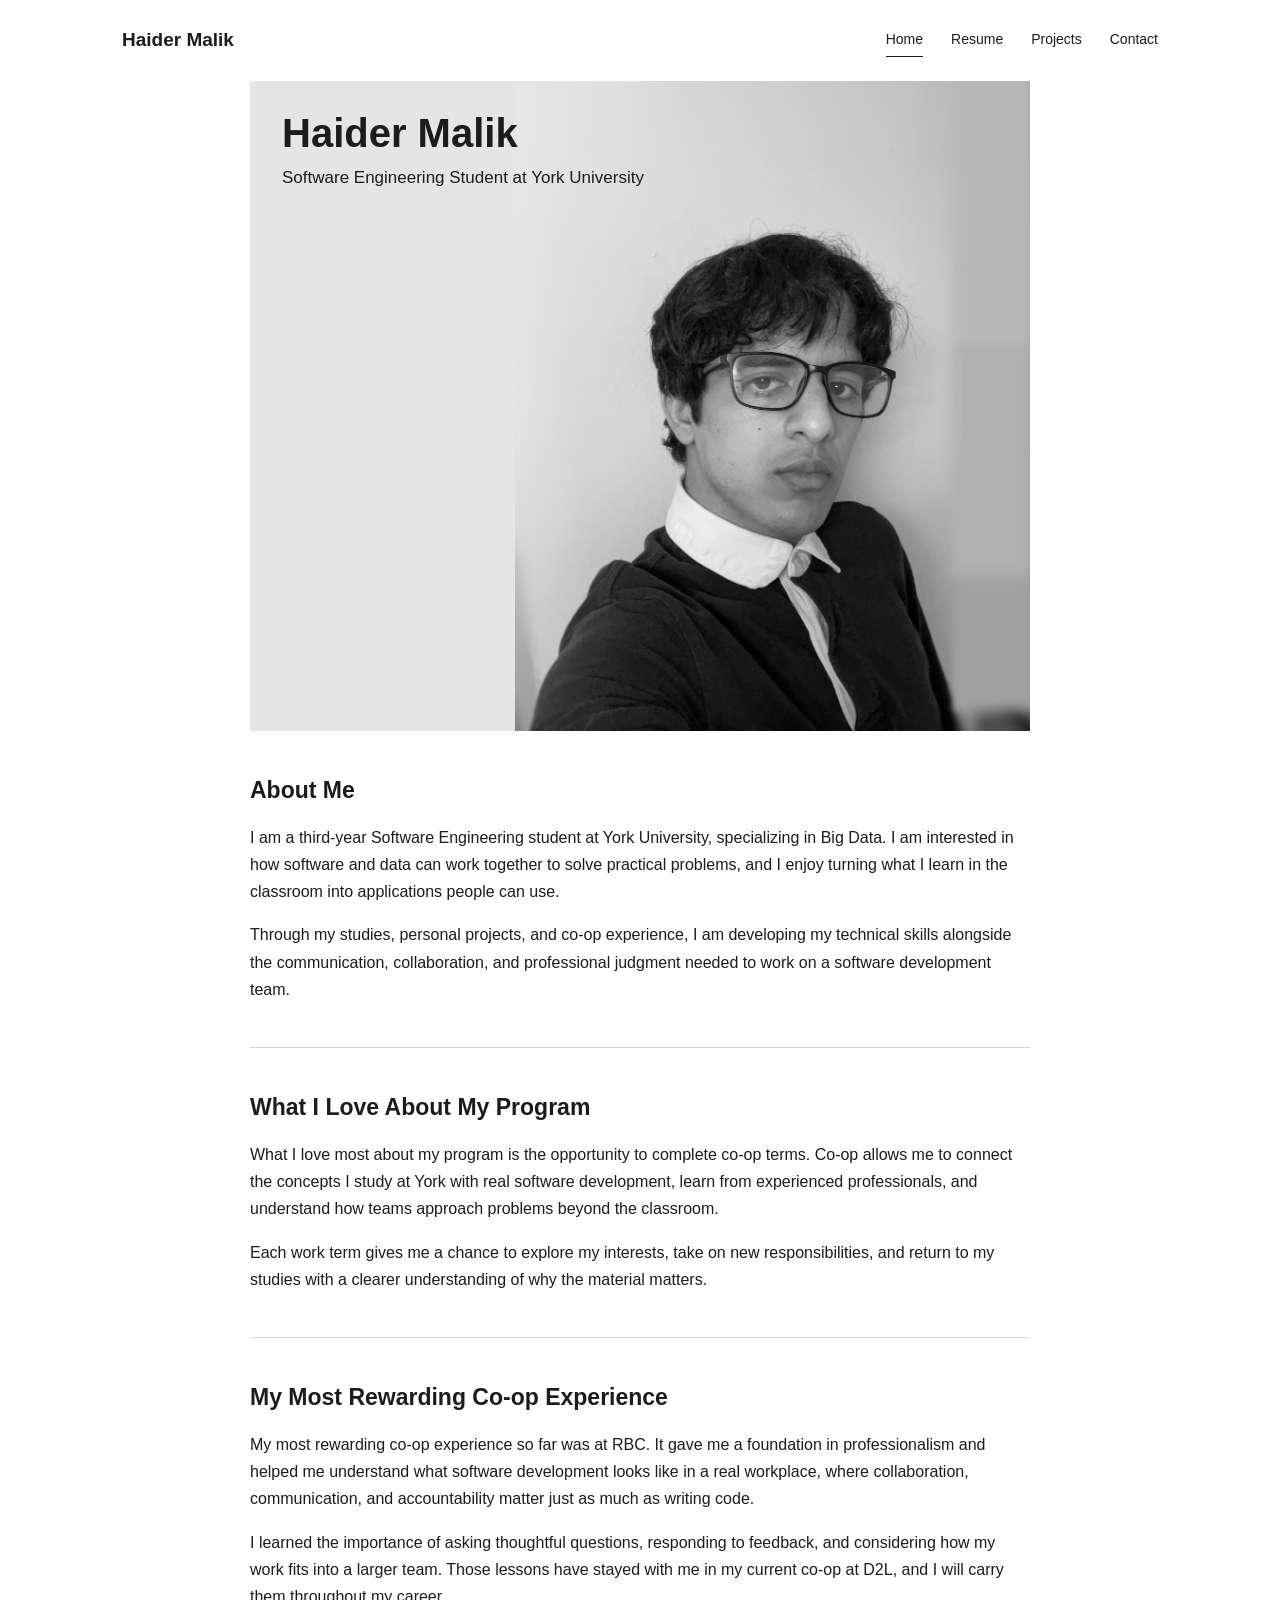
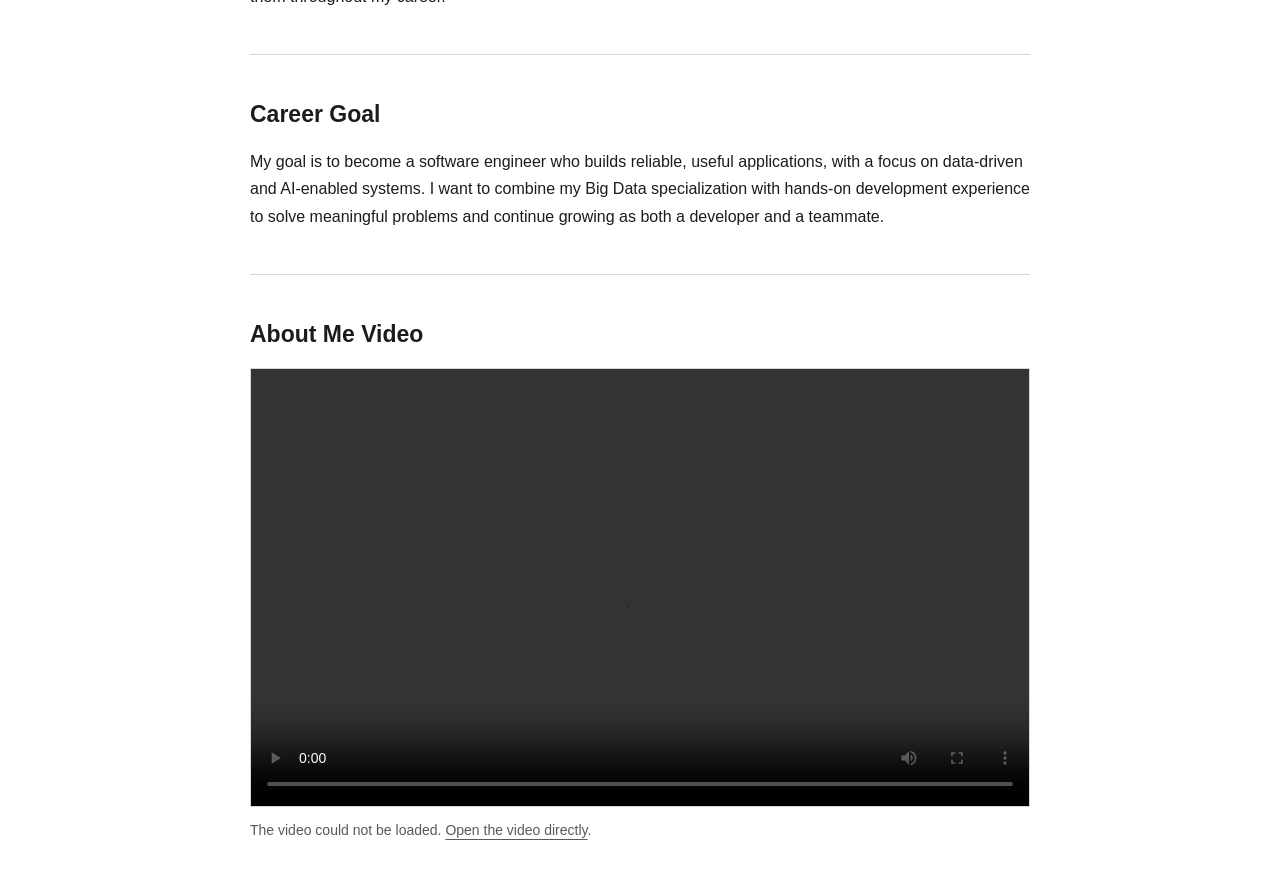
<file: index.html>
<!doctype html>
<html lang="en">
<head>
  <meta charset="utf-8">
  <meta name="viewport" content="width=device-width, initial-scale=1">
  <meta name="description" content="Haider Malik's co-op ePortfolio. Software Engineering student specializing in Big Data at York University.">
  <title>Home | Haider Malik</title>
  <link rel="stylesheet" href="styles.css">
</head>
<body>
  <a class="skip-link" href="#main">Skip to content</a>
  <header class="site-header">
    <a class="site-name" href="index.html">Haider Malik</a>
    <nav aria-label="Main navigation">
      <a href="index.html" aria-current="page">Home</a>
      <a href="resume.html">Resume</a>
      <a href="projects.html">Projects</a>
      <a href="contact.html">Contact</a>
    </nav>
  </header>
  <main id="main">
    <section class="hero" aria-labelledby="intro-title">
      <img src="assets/me.jpg" alt="Haider Malik" width="2168" height="2735" fetchpriority="high">
      <div class="hero-title">
        <h1 id="intro-title">Haider Malik</h1>
        <p>Software Engineering Student at York University</p>
      </div>
    </section>
    <div class="content">
      <section class="text-section" aria-labelledby="about-title">
        <h2 id="about-title">About Me</h2>
        <p>I am a third-year Software Engineering student at York University, specializing in Big Data. I am interested in how software and data can work together to solve practical problems, and I enjoy turning what I learn in the classroom into applications people can use.</p>
        <p>Through my studies, personal projects, and co-op experience, I am developing my technical skills alongside the communication, collaboration, and professional judgment needed to work on a software development team.</p>
      </section>
      <section class="text-section" aria-labelledby="program-title">
        <h2 id="program-title">What I Love About My Program</h2>
        <p>What I love most about my program is the opportunity to complete co-op terms. Co-op allows me to connect the concepts I study at York with real software development, learn from experienced professionals, and understand how teams approach problems beyond the classroom.</p>
        <p>Each work term gives me a chance to explore my interests, take on new responsibilities, and return to my studies with a clearer understanding of why the material matters.</p>
      </section>
      <section class="text-section" aria-labelledby="coop-title">
        <h2 id="coop-title">My Most Rewarding Co-op Experience</h2>
        <p>My most rewarding co-op experience so far was at RBC. It gave me a foundation in professionalism and helped me understand what software development looks like in a real workplace, where collaboration, communication, and accountability matter just as much as writing code.</p>
        <p>I learned the importance of asking thoughtful questions, responding to feedback, and considering how my work fits into a larger team. Those lessons have stayed with me in my current co-op at D2L, and I will carry them throughout my career.</p>
      </section>
      <section class="text-section" aria-labelledby="career-title">
        <h2 id="career-title">Career Goal</h2>
        <p>My goal is to become a software engineer who builds reliable, useful applications, with a focus on data-driven and AI-enabled systems. I want to combine my Big Data specialization with hands-on development experience to solve meaningful problems and continue growing as both a developer and a teammate.</p>
      </section>
      <section class="text-section video-section" aria-labelledby="video-title">
        <h2 id="video-title">About Me Video</h2>
        <video controls playsinline preload="metadata" aria-label="Haider Malik's updated About Me video">
          <source src="assets/coopaboutmevideo.mp4" type="video/mp4">
          Your browser does not support embedded video. <a href="assets/coopaboutmevideo.mp4">Open the video</a>.
        </video>
        <p id="video-status" class="media-status" hidden>The video could not be loaded. <a href="assets/coopaboutmevideo.mp4">Open the video directly</a>.</p>
      </section>
    </div>
  </main>
  <script src="media.js"></script>
</body>
</html>
</file>
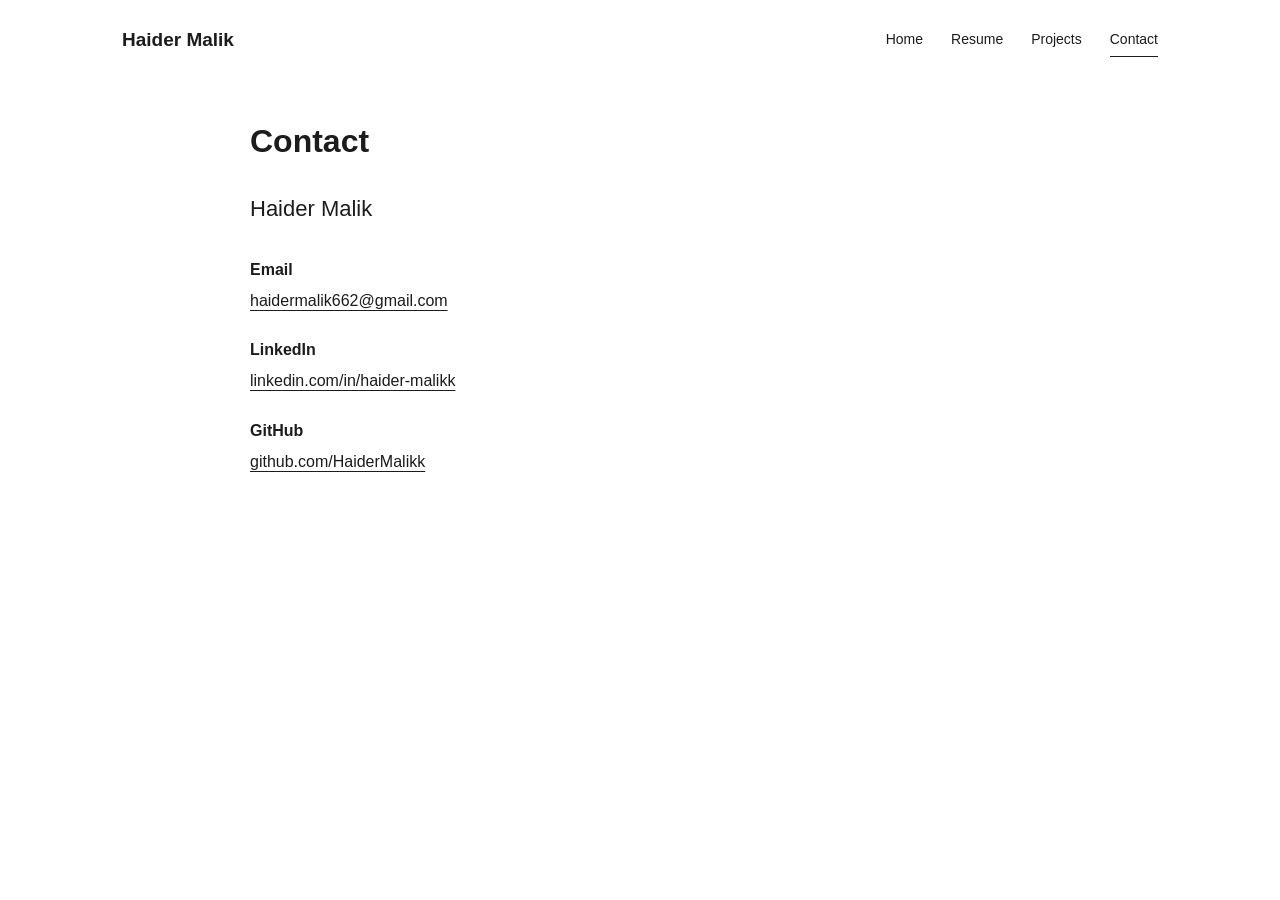
<file: contact.html>
<!doctype html>
<html lang="en">
<head>
  <meta charset="utf-8">
  <meta name="viewport" content="width=device-width, initial-scale=1">
  <meta name="description" content="Contact Haider Malik by email, LinkedIn, or GitHub.">
  <title>Contact | Haider Malik</title>
  <link rel="stylesheet" href="styles.css">
</head>
<body>
  <a class="skip-link" href="#main">Skip to content</a>
  <header class="site-header">
    <a class="site-name" href="index.html">Haider Malik</a>
    <nav aria-label="Main navigation">
      <a href="index.html">Home</a>
      <a href="resume.html">Resume</a>
      <a href="projects.html">Projects</a>
      <a href="contact.html" aria-current="page">Contact</a>
    </nav>
  </header>
  <main id="main" class="content page-content">
    <h1>Contact</h1>
    <p class="contact-name">Haider Malik</p>
    <dl class="contact-list">
      <dt>Email</dt>
      <dd><a href="mailto:haidermalik662@gmail.com">haidermalik662@gmail.com</a></dd>
      <dt>LinkedIn</dt>
      <dd><a href="https://www.linkedin.com/in/haider-malikk/" target="_blank" rel="noopener noreferrer">linkedin.com/in/haider-malikk</a></dd>
      <dt>GitHub</dt>
      <dd><a href="https://github.com/HaiderMalikk" target="_blank" rel="noopener noreferrer">github.com/HaiderMalikk</a></dd>
    </dl>
  </main>
</body>
</html>
</file>
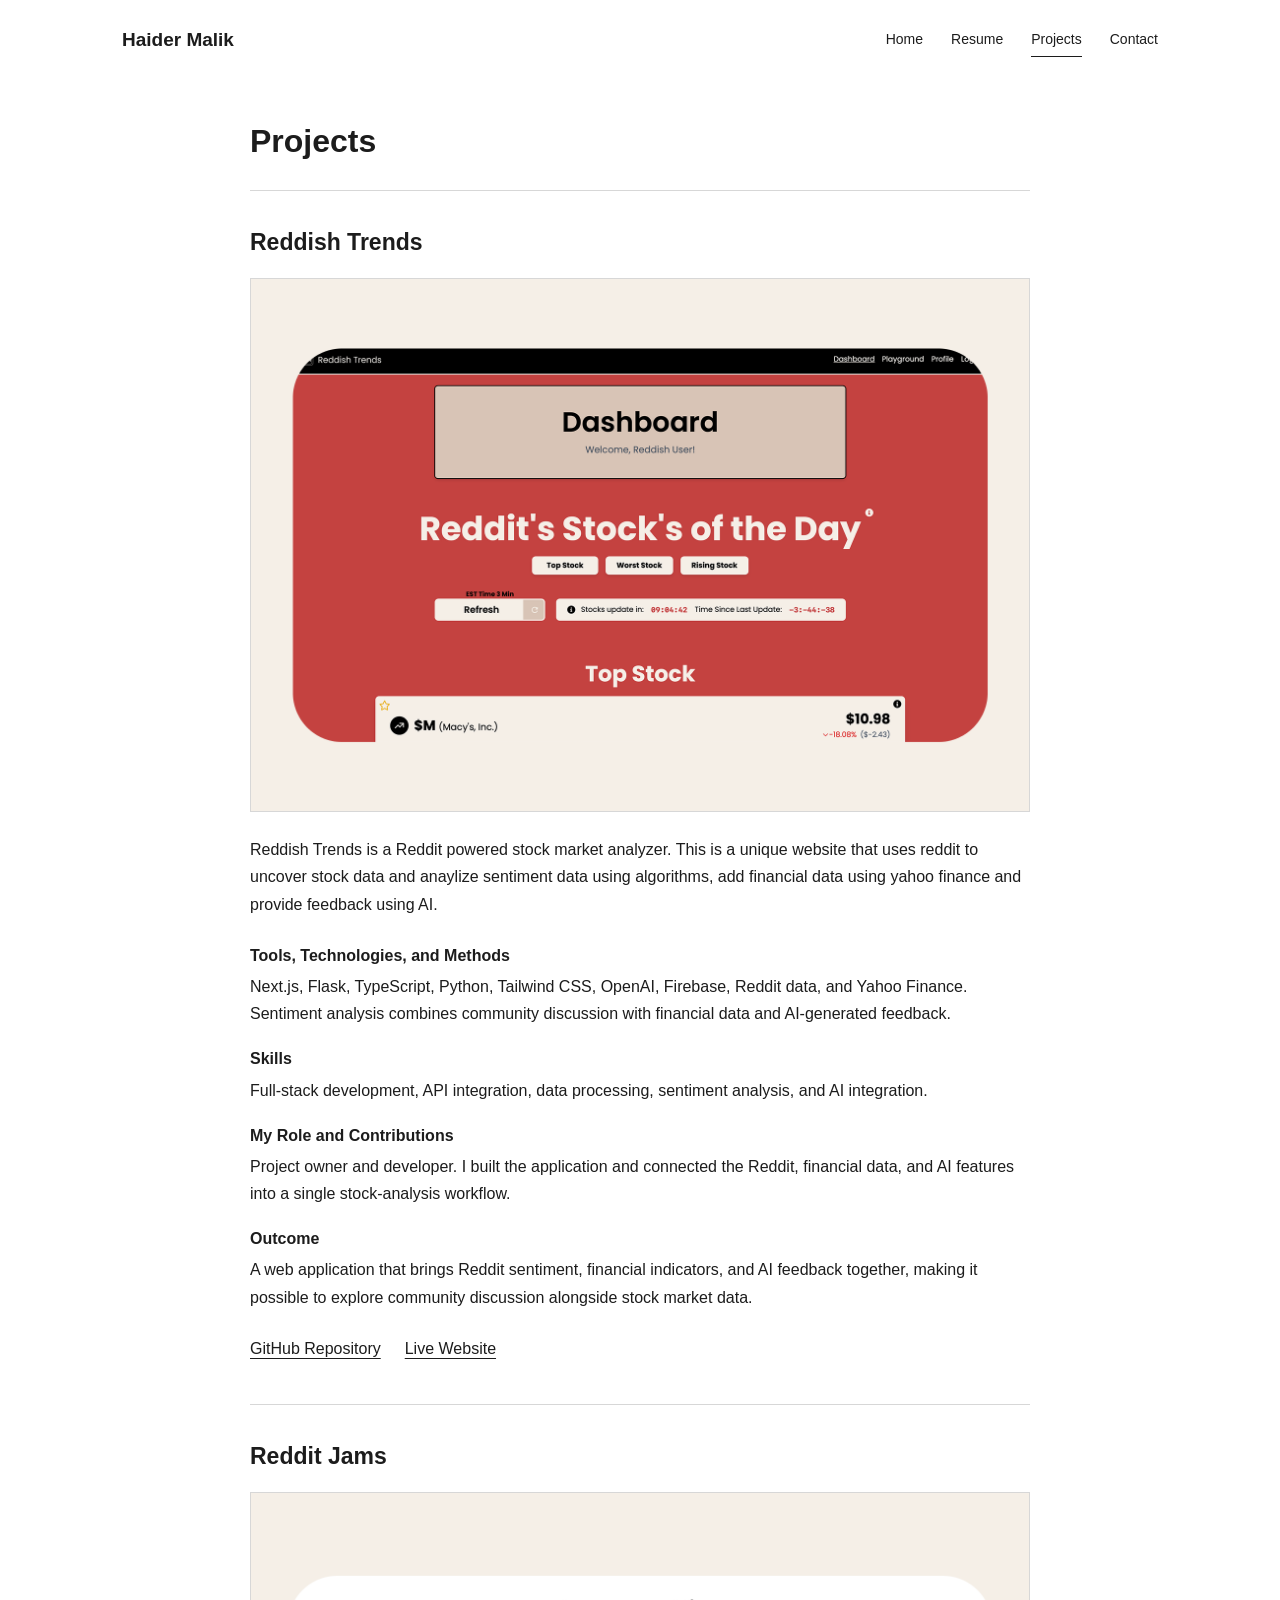
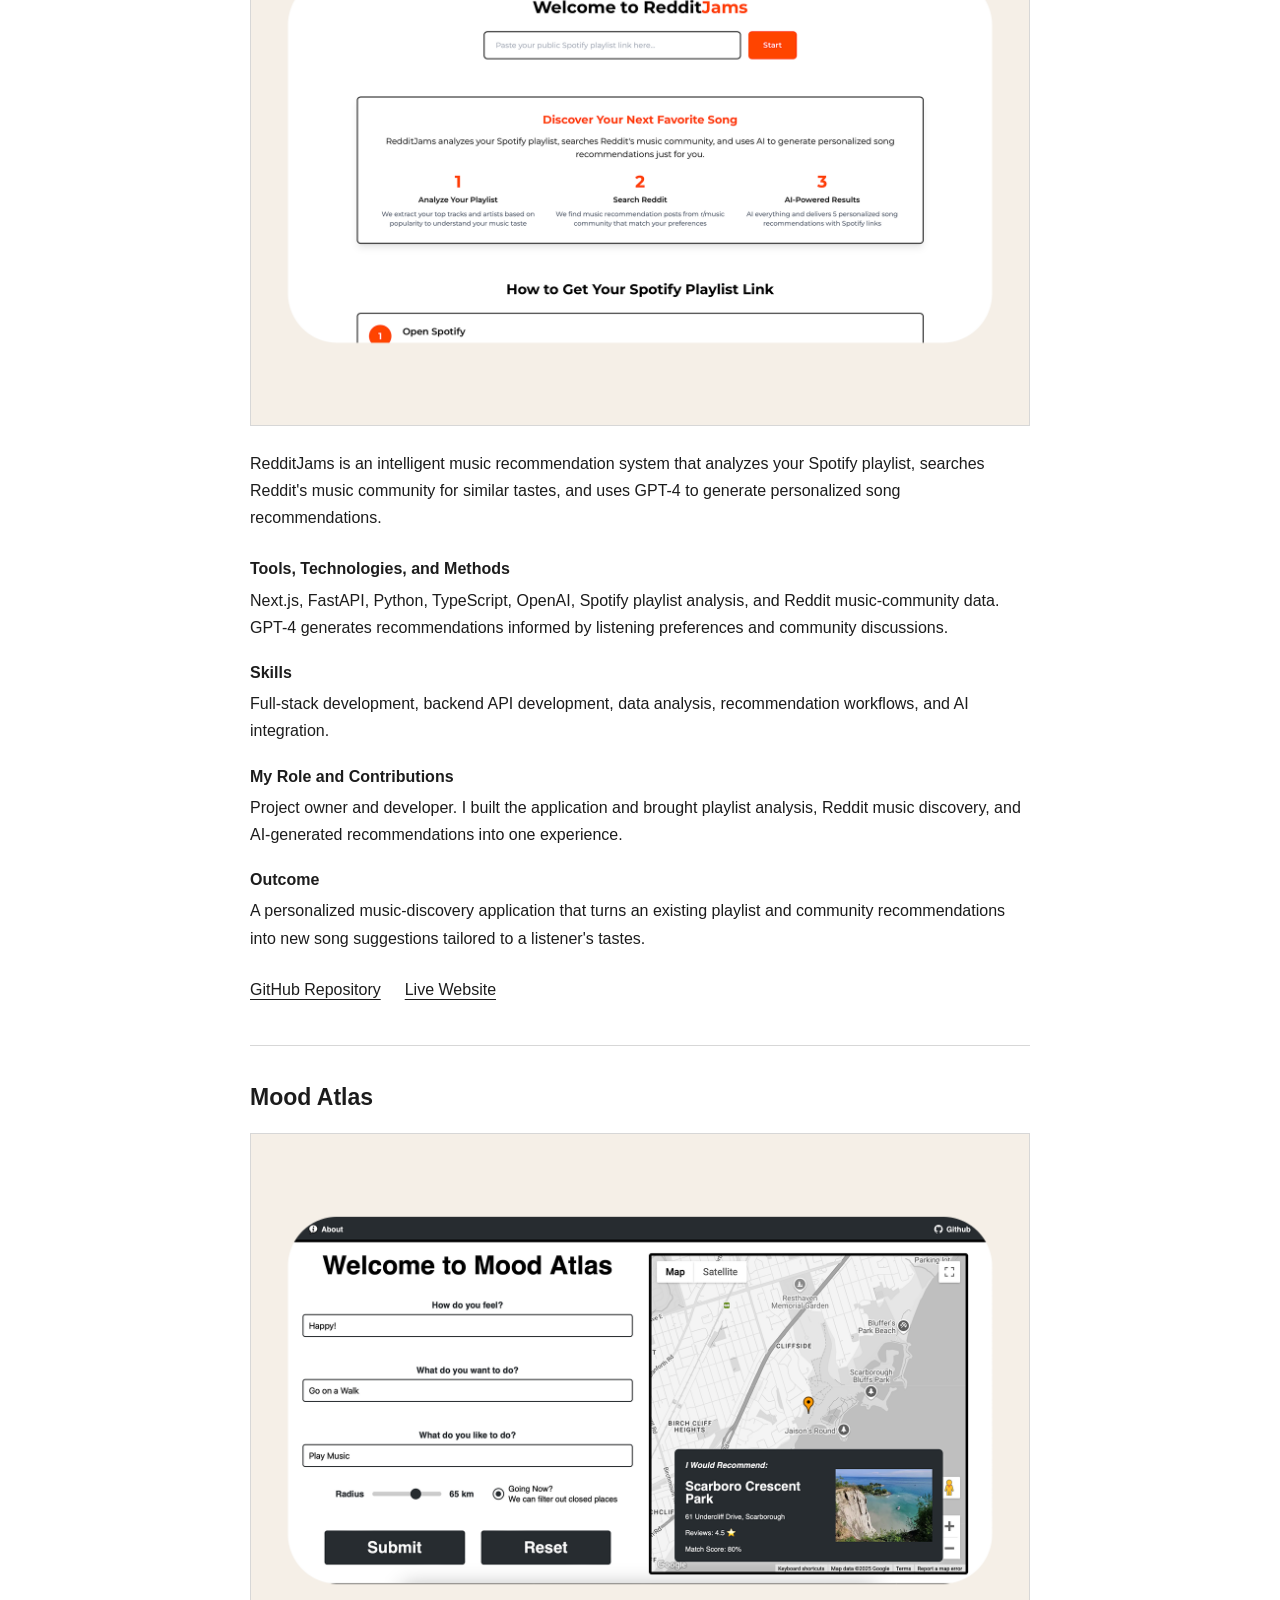
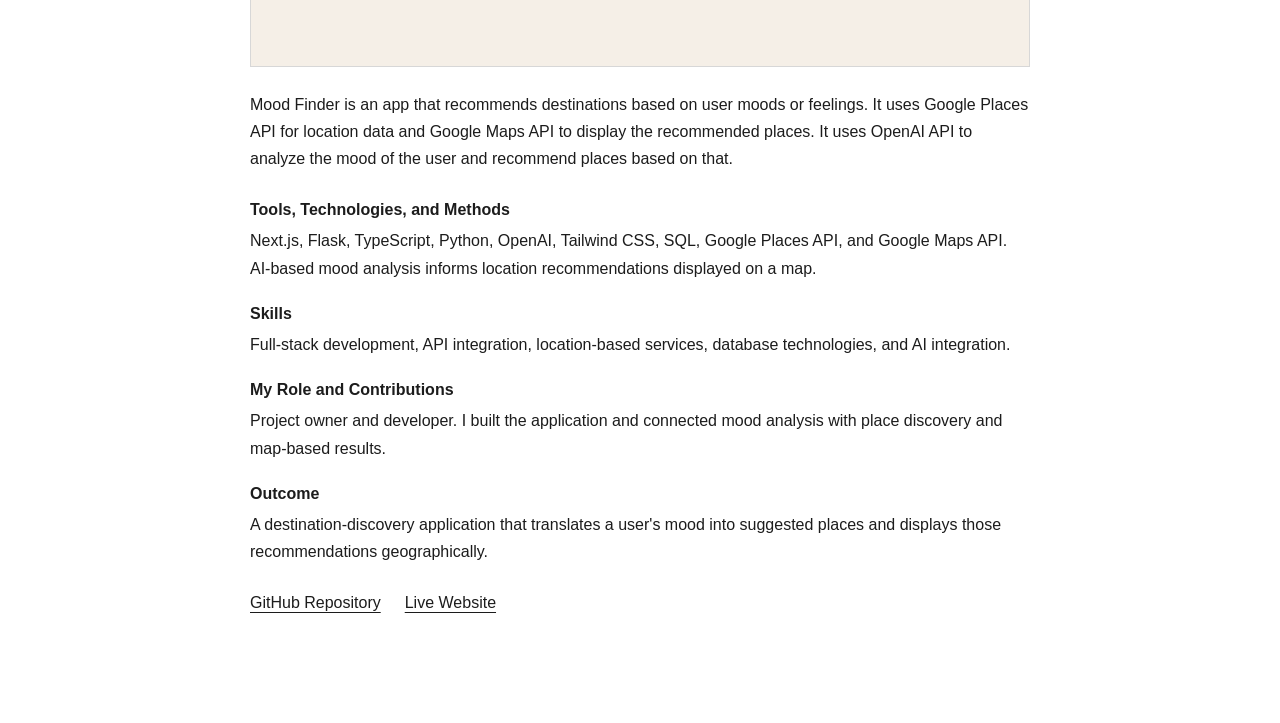
<file: projects.html>
<!doctype html>
<html lang="en">
<head>
  <meta charset="utf-8">
  <meta name="viewport" content="width=device-width, initial-scale=1">
  <meta name="description" content="Three technical projects by Haider Malik: Reddish Trends, Reddit Jams, and Mood Atlas.">
  <title>Projects | Haider Malik</title>
  <link rel="stylesheet" href="styles.css">
</head>
<body>
  <a class="skip-link" href="#main">Skip to content</a>
  <header class="site-header">
    <a class="site-name" href="index.html">Haider Malik</a>
    <nav aria-label="Main navigation">
      <a href="index.html">Home</a>
      <a href="resume.html">Resume</a>
      <a href="projects.html" aria-current="page">Projects</a>
      <a href="contact.html">Contact</a>
    </nav>
  </header>
  <main id="main" class="content page-content">
    <h1>Projects</h1>
    <article class="project" aria-labelledby="reddish-title">
      <h2 id="reddish-title">Reddish Trends</h2>
      <img src="assets/reddish-trends.png" alt="Reddish Trends stock market analysis application">
      <p>Reddish Trends is a Reddit powered stock market analyzer. This is a unique website that uses reddit to uncover stock data and anaylize sentiment data using algorithms, add financial data using yahoo finance and provide feedback using AI.</p>
      <dl>
        <dt>Tools, Technologies, and Methods</dt>
        <dd>Next.js, Flask, TypeScript, Python, Tailwind CSS, OpenAI, Firebase, Reddit data, and Yahoo Finance. Sentiment analysis combines community discussion with financial data and AI-generated feedback.</dd>
        <dt>Skills</dt>
        <dd>Full-stack development, API integration, data processing, sentiment analysis, and AI integration.</dd>
        <dt>My Role and Contributions</dt>
        <dd>Project owner and developer. I built the application and connected the Reddit, financial data, and AI features into a single stock-analysis workflow.</dd>
        <dt>Outcome</dt>
        <dd>A web application that brings Reddit sentiment, financial indicators, and AI feedback together, making it possible to explore community discussion alongside stock market data.</dd>
      </dl>
      <div class="project-links">
        <a href="https://github.com/HaiderMalikk/Reddish-Trends" target="_blank" rel="noopener noreferrer">GitHub Repository</a>
        <a href="https://www.reddishtrends.com" target="_blank" rel="noopener noreferrer">Live Website</a>
      </div>
    </article>
    <article class="project" aria-labelledby="jams-title">
      <h2 id="jams-title">Reddit Jams</h2>
      <img src="assets/reddit-jams.png" alt="Reddit Jams music recommendation application" loading="lazy">
      <p>RedditJams is an intelligent music recommendation system that analyzes your Spotify playlist, searches Reddit's music community for similar tastes, and uses GPT-4 to generate personalized song recommendations.</p>
      <dl>
        <dt>Tools, Technologies, and Methods</dt>
        <dd>Next.js, FastAPI, Python, TypeScript, OpenAI, Spotify playlist analysis, and Reddit music-community data. GPT-4 generates recommendations informed by listening preferences and community discussions.</dd>
        <dt>Skills</dt>
        <dd>Full-stack development, backend API development, data analysis, recommendation workflows, and AI integration.</dd>
        <dt>My Role and Contributions</dt>
        <dd>Project owner and developer. I built the application and brought playlist analysis, Reddit music discovery, and AI-generated recommendations into one experience.</dd>
        <dt>Outcome</dt>
        <dd>A personalized music-discovery application that turns an existing playlist and community recommendations into new song suggestions tailored to a listener's tastes.</dd>
      </dl>
      <div class="project-links">
        <a href="https://github.com/HaiderMalikk/RedditJams" target="_blank" rel="noopener noreferrer">GitHub Repository</a>
        <a href="https://redditjams.com" target="_blank" rel="noopener noreferrer">Live Website</a>
      </div>
    </article>
    <article class="project" aria-labelledby="mood-title">
      <h2 id="mood-title">Mood Atlas</h2>
      <img src="assets/mood-atlas.png" alt="Mood Atlas mood-based destination recommendation application" loading="lazy">
      <p>Mood Finder is an app that recommends destinations based on user moods or feelings. It uses Google Places API for location data and Google Maps API to display the recommended places. It uses OpenAI API to analyze the mood of the user and recommend places based on that.</p>
      <dl>
        <dt>Tools, Technologies, and Methods</dt>
        <dd>Next.js, Flask, TypeScript, Python, OpenAI, Tailwind CSS, SQL, Google Places API, and Google Maps API. AI-based mood analysis informs location recommendations displayed on a map.</dd>
        <dt>Skills</dt>
        <dd>Full-stack development, API integration, location-based services, database technologies, and AI integration.</dd>
        <dt>My Role and Contributions</dt>
        <dd>Project owner and developer. I built the application and connected mood analysis with place discovery and map-based results.</dd>
        <dt>Outcome</dt>
        <dd>A destination-discovery application that translates a user's mood into suggested places and displays those recommendations geographically.</dd>
      </dl>
      <div class="project-links">
        <a href="https://github.com/HaiderMalikk/Mood-Atlas" target="_blank" rel="noopener noreferrer">GitHub Repository</a>
        <a href="https://mood-atlas.vercel.app" target="_blank" rel="noopener noreferrer">Live Website</a>
      </div>
    </article>
  </main>
</body>
</html>
</file>
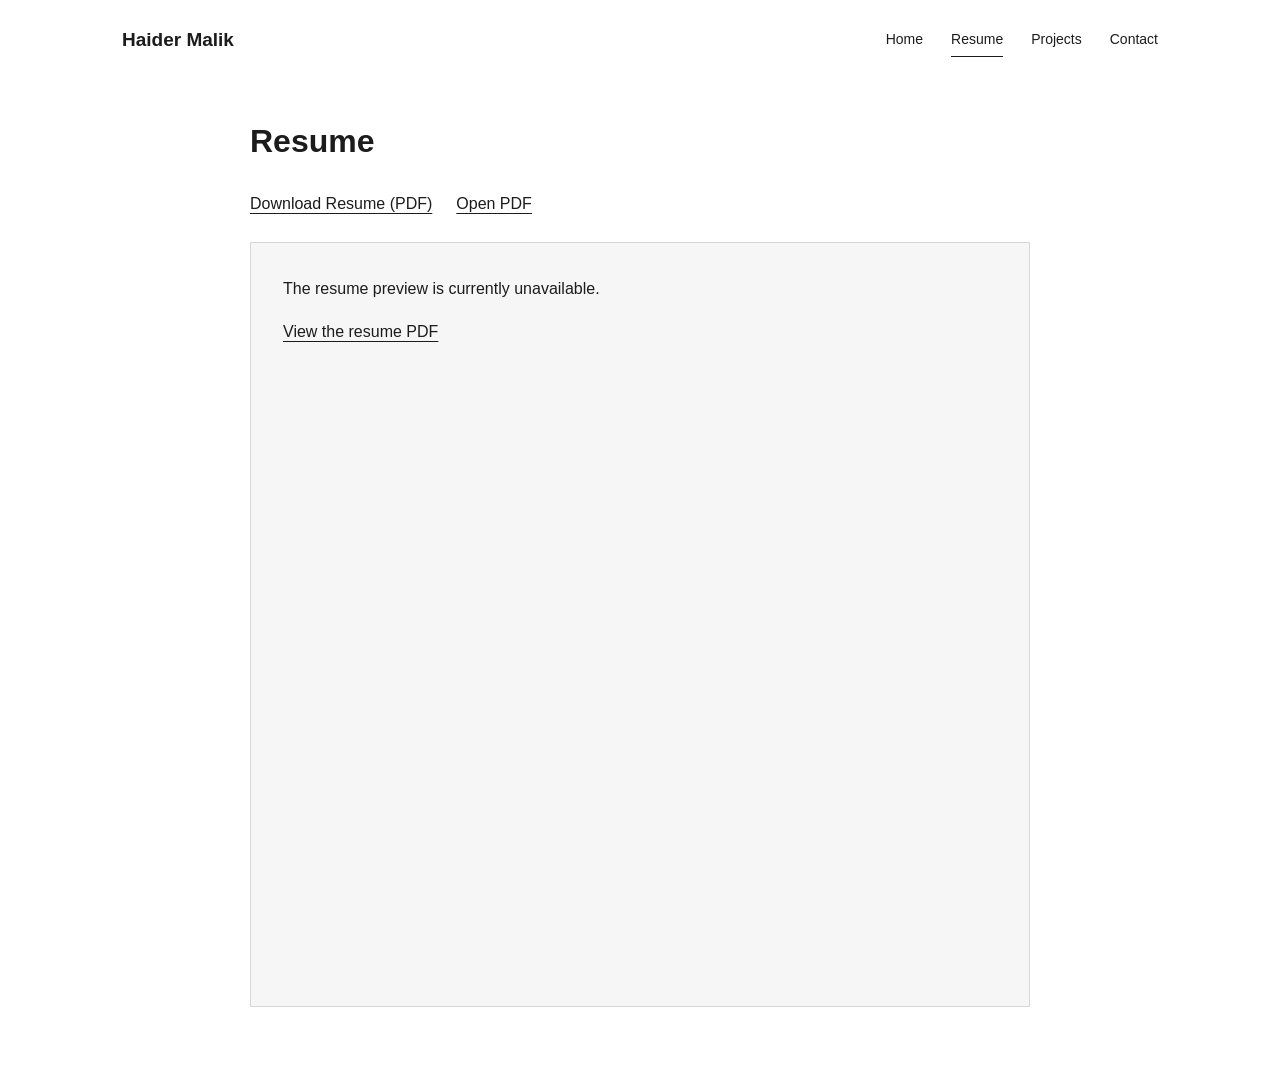
<file: resume.html>
<!doctype html>
<html lang="en">
<head>
  <meta charset="utf-8">
  <meta name="viewport" content="width=device-width, initial-scale=1">
  <meta name="description" content="View and download Haider Malik's resume.">
  <title>Resume | Haider Malik</title>
  <link rel="stylesheet" href="styles.css">
</head>
<body>
  <a class="skip-link" href="#main">Skip to content</a>
  <header class="site-header">
    <a class="site-name" href="index.html">Haider Malik</a>
    <nav aria-label="Main navigation">
      <a href="index.html">Home</a>
      <a href="resume.html" aria-current="page">Resume</a>
      <a href="projects.html">Projects</a>
      <a href="contact.html">Contact</a>
    </nav>
  </header>
  <main id="main" class="content page-content">
    <h1>Resume</h1>
    <div class="resume-actions">
      <a href="assets/Haider_Malik_Resume.pdf" download="Haider-Malik-Resume.pdf">Download Resume (PDF)</a>
      <a href="assets/Haider_Malik_Resume.pdf" target="_blank" rel="noopener noreferrer">Open PDF</a>
    </div>
    <object class="resume-frame" data="assets/Haider_Malik_Resume.pdf" type="application/pdf" aria-label="Haider Malik's resume">
      <div class="resume-fallback">
        <p>The resume preview is currently unavailable.</p>
        <a href="assets/Haider_Malik_Resume.pdf">View the resume PDF</a>
      </div>
    </object>
  </main>
</body>
</html>
</file>
<file: styles.css>
:root {
  color-scheme: light;
  --ink: #1c1c1c;
  --muted: #595959;
  --line: #d7d7d7;
  --paper: #fff;
}

* { box-sizing: border-box; }
body { margin: 0; background: var(--paper); color: var(--ink); font-family: Arial, Helvetica, sans-serif; font-size: 16px; line-height: 1.7; }
a { color: inherit; text-underline-offset: 4px; }
a:hover { color: var(--muted); }
a:focus-visible, video:focus-visible { outline: 2px solid var(--ink); outline-offset: 5px; }
.skip-link { position: absolute; top: -80px; left: 20px; z-index: 10; padding: 8px 16px; background: var(--paper); }
.skip-link:focus { top: 8px; }
.site-header { max-width: 1100px; margin: 0 auto; padding: 24px 32px; display: flex; justify-content: space-between; align-items: center; gap: 16px; flex-wrap: wrap; }
.site-name { font-size: 19px; font-weight: 700; text-decoration: none; }
nav { display: flex; gap: 28px; flex-wrap: wrap; }
nav a { font-size: 14px; text-decoration: none; padding: 4px 0; border-bottom: 1px solid transparent; }
nav a[aria-current="page"] { border-bottom-color: var(--ink); }
.hero { position: relative; width: min(780px, calc(100% - 64px)); height: min(650px, 76vh); min-height: 390px; margin: 0 auto; overflow: hidden; background: #e5e5e5; }
.hero img { display: block; width: 100%; height: 100%; object-fit: contain; object-position: right center; filter: grayscale(1); }
.hero-title { position: absolute; top: 28px; left: 32px; right: 32px; }
h1, h2, h3, p { margin-top: 0; }
.hero h1 { font-size: 40px; line-height: 1.2; margin-bottom: 8px; }
.hero p { font-size: 17px; max-width: 420px; line-height: 1.5; }
.content { width: min(780px, calc(100% - 64px)); margin: 0 auto; }
.text-section { padding: 44px 0; border-bottom: 1px solid var(--line); }
h2 { font-size: 23px; line-height: 1.35; margin-bottom: 18px; }
p { margin-bottom: 16px; }
.text-section p:last-child { margin-bottom: 0; }
.video-section { border-bottom: 0; padding-bottom: 48px; }
video { display: block; width: 100%; aspect-ratio: 16 / 9; background: #181818; border: 1px solid var(--line); }
.media-status { color: var(--muted); font-size: 14px; margin-top: 12px; }
.page-content { padding-top: 40px; padding-bottom: 64px; }
.page-content > h1 { font-size: 32px; line-height: 1.3; margin-bottom: 28px; }
.resume-actions { margin-bottom: 24px; display: flex; gap: 24px; flex-wrap: wrap; }
.resume-frame { display: block; width: 100%; height: 900px; max-height: 85vh; min-height: 400px; border: 1px solid var(--line); background: #f6f6f6; }
.resume-fallback { padding: 32px; }
.project { padding: 36px 0 42px; border-top: 1px solid var(--line); }
.project h2 { margin-bottom: 20px; }
.project img { display: block; width: 100%; height: auto; border: 1px solid var(--line); margin-bottom: 24px; }
.project dl { margin: 24px 0; }
.project dt { font-weight: 700; margin-top: 18px; }
.project dd { margin: 4px 0 0; }
.project-links { display: flex; gap: 24px; flex-wrap: wrap; }
.contact-name { font-size: 22px; margin-bottom: 28px; }
.contact-list { margin: 0; }
.contact-list dt { font-weight: 700; margin-top: 22px; }
.contact-list dd { margin: 4px 0 0; overflow-wrap: anywhere; }
@media (max-width: 600px) {
  .site-header { padding: 20px; }
  nav { gap: 20px; }
  .hero { width: calc(100% - 40px); height: 550px; }
  .hero-title { left: 20px; right: 20px; top: 20px; }
  .hero h1 { font-size: 32px; }
  .hero p { font-size: 15px; }
  .content { width: calc(100% - 40px); }
  .text-section { padding: 32px 0; }
}
</file>
